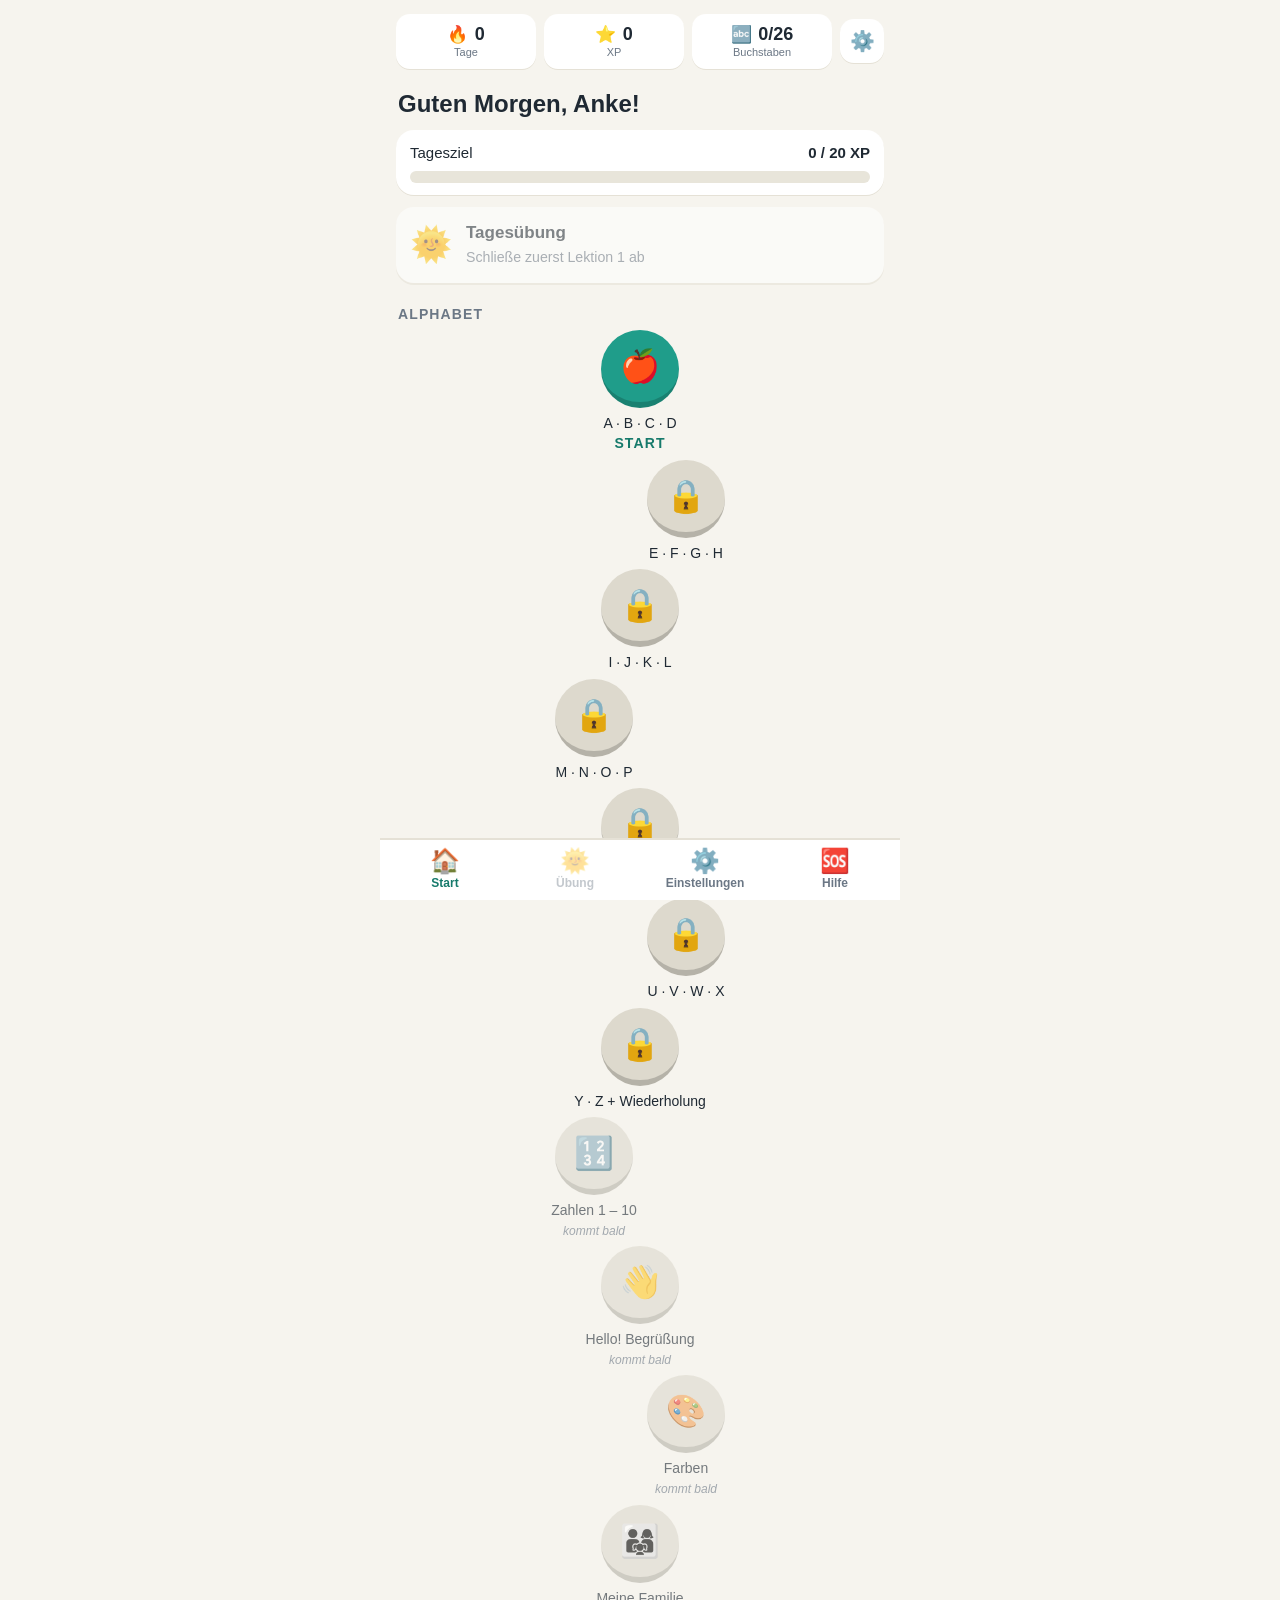
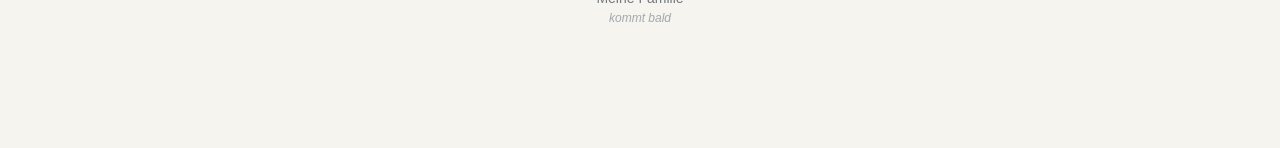
<file: index.html>
<!doctype html>
<html lang="de">
<head>
<meta charset="utf-8">
<meta name="viewport" content="width=device-width, initial-scale=1, viewport-fit=cover, user-scalable=no">
<title>Anke lernt Englisch</title>
<meta name="theme-color" content="#1f9d8a">
<meta name="apple-mobile-web-app-capable" content="yes">
<meta name="mobile-web-app-capable" content="yes">
<meta name="apple-mobile-web-app-status-bar-style" content="default">
<meta name="apple-mobile-web-app-title" content="Englisch">
<link rel="manifest" href="manifest.webmanifest">
<link rel="apple-touch-icon" href="icons/icon-180.png">
<link rel="icon" href="icons/icon-192.png">
<link rel="stylesheet" href="style.css">
</head>
<body>
<div id="app"></div>
<noscript>Bitte JavaScript aktivieren.</noscript>
<script src="data.js"></script>
<script src="logic.js"></script>
<script src="app.js"></script>
</body>
</html>
</file>
<file: style.css>
:root{
  --bg:#f6f4ee; --card:#fff; --text:#1f2933; --muted:#6b7785; --line:#e5e1d6;
  --pri:#1f9d8a; --pri-d:#167a6b; --acc:#ffb703; --good:#2fb344; --good-bg:#dff5e3;
  --bad:#e5484d; --bad-bg:#fde3e4; --r:18px;
}
*{box-sizing:border-box;-webkit-tap-highlight-color:transparent}
html,body{margin:0;background:var(--bg);color:var(--text);
  font:17px/1.4 -apple-system,BlinkMacSystemFont,"SF Pro Rounded","Segoe UI",Roboto,sans-serif;
  -webkit-text-size-adjust:100%;overscroll-behavior:none}
button,input,select,textarea{font:inherit;color:inherit}
button{cursor:pointer;border:0;background:none}
#app{max-width:520px;margin:0 auto;min-height:100vh;min-height:100dvh}
.page{padding:calc(14px + env(safe-area-inset-top)) 16px calc(28px + env(safe-area-inset-bottom))}
.page.center{display:flex;flex-direction:column;align-items:center;justify-content:center;text-align:center;min-height:100dvh;gap:10px}

/* Kopf */
.head{display:flex;align-items:center;gap:8px}
.stat{flex:1;background:var(--card);border-radius:14px;padding:8px 6px;text-align:center;box-shadow:0 1px 0 var(--line)}
.stat b{font-size:18px;margin-left:2px}
.stat small{display:block;font-size:11px;color:var(--muted);margin-top:-2px}
.icon{width:44px;height:44px;border-radius:14px;background:var(--card);font-size:20px;box-shadow:0 1px 0 var(--line)}
.title{margin:0;font-size:20px}
.hello{font-size:24px;margin:18px 2px 10px}
.sect{font-size:14px;letter-spacing:.08em;text-transform:uppercase;color:var(--muted);margin:22px 2px 6px}

/* Tagesziel */
.goal{background:var(--card);border-radius:var(--r);padding:12px 14px;box-shadow:0 1px 0 var(--line)}
.goalrow{display:flex;justify-content:space-between;margin-bottom:8px;font-size:15px}
.bar{height:12px;background:#e8e5da;border-radius:99px;overflow:hidden;flex:1}
.bar i{display:block;height:100%;background:linear-gradient(90deg,var(--pri),#41c4ad);border-radius:99px;transition:width .35s}
.card{display:flex;gap:14px;align-items:center;width:100%;text-align:left;background:var(--card);border-radius:var(--r);padding:14px;margin-top:12px;box-shadow:0 2px 0 var(--line)}
.card .em{font-size:34px}
.card small{color:var(--muted)}
.card.off{opacity:.55}
.card:active:not(.off){transform:translateY(1px)}

/* Lernpfad */
.path{display:flex;flex-direction:column;gap:6px;padding-bottom:20px}
.node{display:flex;flex-direction:column;align-items:center;text-align:center}
.pos0{transform:translateX(0)}.pos1{transform:translateX(46px)}.pos2{transform:translateX(0)}.pos3{transform:translateX(-46px)}
.circle{width:78px;height:78px;border-radius:50%;font-size:32px;display:flex;align-items:center;justify-content:center;
  border-bottom:6px solid rgba(0,0,0,.18);transition:transform .08s}
.circle:active:not(:disabled){transform:translateY(3px);border-bottom-width:3px}
.circle.done{background:var(--acc)}
.circle.current{background:var(--pri);color:#fff;animation:pulse 1.8s infinite}
.circle.locked{background:#ddd9cd;color:#8b8678}
.circle span{line-height:1}
.nlabel{font-size:14px;margin-top:6px;color:var(--text)}
.nlabel b{color:var(--pri-d);letter-spacing:.08em}
.node.soon{opacity:.6}.node.soon i{font-size:12px;color:var(--muted)}
@keyframes pulse{0%{box-shadow:0 0 0 0 rgba(31,157,138,.5)}70%{box-shadow:0 0 0 16px rgba(31,157,138,0)}100%{box-shadow:0 0 0 0 rgba(31,157,138,0)}}

/* Lektion */
.run{display:flex;flex-direction:column;min-height:100dvh}
.topbar{display:flex;align-items:center;gap:12px;padding:calc(12px + env(safe-area-inset-top)) 14px 6px}
.x{font-size:15px;font-weight:700;color:var(--text);background:var(--card);border:2px solid var(--line);border-bottom-width:4px;border-radius:14px;padding:6px 12px;white-space:nowrap}
.chip{font-weight:700;min-width:54px;text-align:right}
.stage{flex:1;display:flex;flex-direction:column;align-items:center;gap:12px;padding:10px 18px 24px;text-align:center}
.bubble{align-self:stretch;background:var(--card);border-radius:var(--r);padding:12px 14px;text-align:left;box-shadow:0 1px 0 var(--line);display:flex;gap:10px;align-items:center;font-size:18px}
.bigL{font-size:104px;font-weight:800;line-height:1;margin-top:6px;color:var(--pri-d)}
.bigL small{font-size:56px;font-weight:600;margin-left:10px;color:var(--muted)}
.bigE{font-size:96px;line-height:1.1}
.bigW{font-size:44px;font-weight:800}
.say{font-size:20px}
.say b{color:var(--pri-d);font-size:26px}
.wordcard{display:flex;align-items:center;gap:14px;background:var(--card);border-radius:var(--r);padding:12px 18px;box-shadow:0 2px 0 var(--line);text-align:left}
.wordcard .em{font-size:52px}
.wordcard .en{font-size:24px}
.wordcard .ph{color:var(--muted)}
.tip{background:#fff7dd;border-radius:14px;padding:10px 14px;margin:0;font-size:15px;text-align:left;align-self:stretch}
.hint{color:var(--muted);margin:2px 0;font-size:15px}
.hint.left{text-align:left;margin:4px 2px 10px}
.err{color:var(--bad);font-size:14px;margin:4px 0}
.speaker{width:130px;height:130px;border-radius:50%;background:var(--pri);color:#fff;font-size:56px;border-bottom:7px solid var(--pri-d);margin:10px 0}
.speaker:active{transform:translateY(3px);border-bottom-width:4px}

/* Mikrofon */
.mic{width:110px;height:110px;border-radius:50%;font-size:46px;background:var(--acc);border-bottom:7px solid #d89500;margin:8px 0}
.mic.live{background:var(--bad);border-bottom-color:#b3262b;animation:ring 1.1s infinite}
@keyframes ring{0%{box-shadow:0 0 0 0 rgba(229,72,77,.55)}100%{box-shadow:0 0 0 26px rgba(229,72,77,0)}}

/* Antwortoptionen */
.opts{display:grid;grid-template-columns:1fr 1fr;gap:12px;align-self:stretch;margin-top:6px}
.opt{background:var(--card);border-radius:var(--r);border:2px solid var(--line);border-bottom-width:5px;padding:14px 6px;font-size:40px;font-weight:800}
.opt small{display:block;font-size:14px;font-weight:500;color:var(--muted)}
.opt:active:not(:disabled){transform:translateY(2px)}
.opt.right{background:var(--good-bg);border-color:var(--good)}
.opt.wrong{background:var(--bad-bg);border-color:var(--bad)}
.opt.dim{opacity:.45}

/* Buttons */
.btn{display:block;width:100%;padding:15px 16px;border-radius:16px;font-weight:700;font-size:17px;border-bottom:5px solid rgba(0,0,0,.2);text-align:center}
.btn:active{transform:translateY(2px);border-bottom-width:3px}
.btn.primary{background:var(--pri);color:#fff;border-bottom-color:var(--pri-d)}
.btn.ghost{background:var(--card);border:2px solid var(--line);border-bottom-width:5px;color:var(--text)}
.btn.small{width:auto;padding:8px 16px;font-size:15px}
.btn.big{max-width:300px;margin-top:18px}
.btn.danger{background:var(--bad-bg);color:var(--bad);margin-top:18px;border-bottom-color:#f0b4b6}
.row2{display:grid;grid-template-columns:1fr 1fr;gap:10px;align-self:stretch}
.link{color:var(--muted);text-decoration:underline;padding:10px;font-size:15px}

/* Fuß / Rückmeldung */
.foot{padding:12px 16px calc(16px + env(safe-area-inset-bottom));position:sticky;bottom:0;background:var(--bg)}
.foot.slim{text-align:center;padding-top:0}
.foot.fb{border-radius:22px 22px 0 0;padding-top:16px;box-shadow:0 -4px 14px rgba(0,0,0,.06)}
.foot.fb.ok{background:var(--good-bg)}
.foot.fb.bad{background:var(--bad-bg)}
.fbt{font-size:21px;font-weight:800}
.foot.ok .fbt{color:#1b7a2c}.foot.bad .fbt{color:#b3262b}
.fbx{margin:2px 0 10px}
.coach{margin:0 0 10px;font-size:15px;background:rgba(255,255,255,.65);border-radius:12px;padding:8px 10px}

/* Fertig */
.trophy{font-size:96px}
.sub{color:var(--muted);margin:0}
.results{display:flex;gap:10px;margin-top:14px}
.results div{background:var(--card);border-radius:var(--r);padding:12px 14px;min-width:92px;box-shadow:0 2px 0 var(--line)}
.results b{font-size:22px;display:block}
.results small{color:var(--muted);font-size:12px}

/* Einstellungen */
.field{display:block;margin-top:14px;font-size:14px;color:var(--muted)}
.field input[type=text],.field input:not([type]),.field select{display:block;width:100%;margin-top:6px;padding:12px;border-radius:12px;border:2px solid var(--line);background:var(--card);color:var(--text);font-size:17px}
.field.row{display:flex;justify-content:space-between;align-items:center;font-size:17px;color:var(--text)}
.field.row input{width:26px;height:26px}
.statusbox{background:var(--card);border-radius:14px;padding:12px 14px;margin:16px 0 12px;font-size:15px;line-height:1.7}

@media (prefers-reduced-motion:reduce){*{animation:none!important;transition:none!important}}

/* Untere Navigation */
.page.hasnav{padding-bottom:calc(100px + env(safe-area-inset-bottom))}
.nav{position:fixed;left:50%;bottom:0;transform:translateX(-50%);width:100%;max-width:520px;display:flex;background:var(--card);border-top:2px solid var(--line);padding-bottom:env(safe-area-inset-bottom);z-index:20}
.nav button{flex:1;display:flex;flex-direction:column;align-items:center;gap:2px;padding:9px 4px 8px;font-size:12px;font-weight:600;color:var(--muted)}
.nav button .em{font-size:24px;line-height:1}
.nav button.on{color:var(--pri-d)}
.nav button.on .em{filter:none}
.nav button:disabled{opacity:.4}
.nav button:active:not(:disabled){background:var(--bg)}

/* Hinweisfeld */
.warn{background:#fff3cd;border:2px solid #f0d58a;border-radius:14px;padding:10px 12px;margin:10px 0;font-size:15px;line-height:1.4;text-align:left;color:#5c4400}

.field textarea{display:block;width:100%;margin-top:6px;padding:12px;border-radius:12px;border:2px solid var(--line);background:var(--card);color:var(--text);font:inherit;font-size:17px;resize:vertical}
</file>
